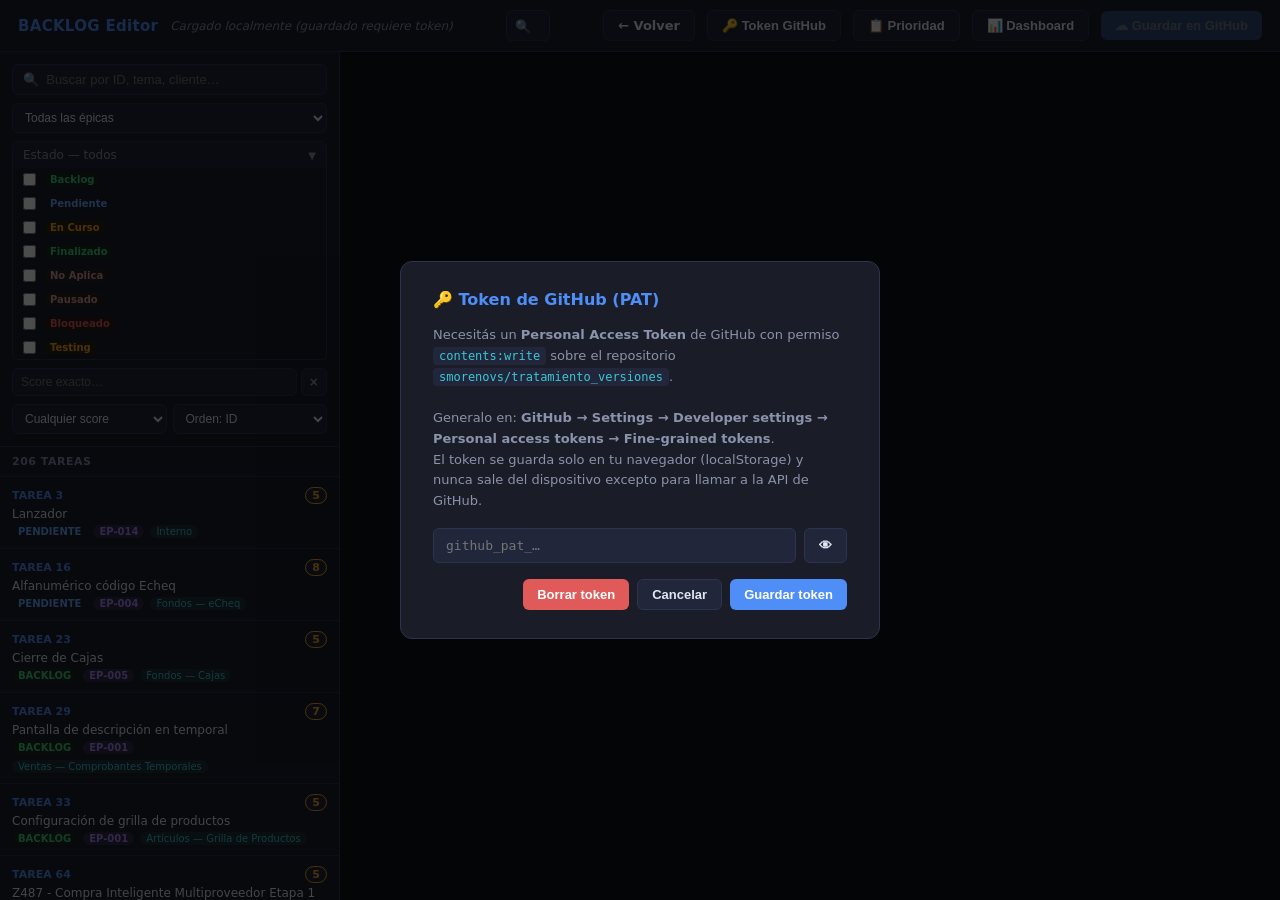
<file: backlog.html>
<!DOCTYPE html>
<html lang="es">
<head>
<meta charset="UTF-8">
<meta name="viewport" content="width=device-width, initial-scale=1.0">
<title>BACKLOG Editor — VS Ingeniería</title>
<style>
  :root {
    --bg: #0f1117;
    --bg2: #1a1d27;
    --bg3: #22263a;
    --border: #2e3350;
    --accent: #4f8ef7;
    --accent2: #7c5cbf;
    --text: #e2e6f0;
    --text2: #8b92ab;
    --green: #3ecf8e;
    --yellow: #f5a623;
    --red: #e05a5a;
    --cyan: #3bc7d6;
    --radius: 8px;
    --sidebar-w: 340px;
  }
  * { box-sizing: border-box; margin: 0; padding: 0; }
  body { font-family: 'Segoe UI', system-ui, sans-serif; background: var(--bg); color: var(--text); height: 100vh; display: flex; flex-direction: column; overflow: hidden; }

  /* ── TOPBAR ── */
  #topbar {
    display: flex; align-items: center; gap: 12px;
    padding: 10px 18px; background: var(--bg2); border-bottom: 1px solid var(--border);
    flex-shrink: 0;
  }
  #topbar h1 { font-size: 15px; font-weight: 700; color: var(--accent); letter-spacing: .3px; }
  #topbar .sep { flex: 1; }
  #sync-status { font-size: 12px; color: var(--text2); font-style: italic; }
  #dirty-badge { display: none; background: var(--yellow); color: #000; font-size: 11px; font-weight: 700; padding: 2px 7px; border-radius: 10px; }
  button { cursor: pointer; border: none; border-radius: 6px; font-size: 13px; font-weight: 600; padding: 7px 14px; transition: opacity .15s; }
  button:hover { opacity: .85; }
  .btn-secondary { background: var(--bg3); color: var(--text); border: 1px solid var(--border); }
  .btn-save  { background: var(--accent); color: #fff; }
  .btn-save:disabled { opacity: .4; cursor: default; }
  .btn-danger { background: var(--red); color: #fff; }
  a.btn-back { text-decoration: none; background: var(--bg3); color: var(--text); border: 1px solid var(--border); border-radius: 6px; font-size: 13px; font-weight: 600; padding: 7px 14px; }
  a.btn-back:hover { opacity: .85; }

  /* ── BODY ── */
  #body { display: flex; flex: 1; overflow: hidden; }

  /* ── SIDEBAR ── */
  #sidebar {
    width: var(--sidebar-w); min-width: var(--sidebar-w);
    background: var(--bg2); border-right: 1px solid var(--border);
    display: flex; flex-direction: column; overflow: hidden;
  }
  #filters { padding: 12px; display: flex; flex-direction: column; gap: 8px; border-bottom: 1px solid var(--border); }
  #search {
    background: var(--bg3); border: 1px solid var(--border); color: var(--text);
    border-radius: 6px; padding: 7px 10px; font-size: 13px; width: 100%;
  }
  #search:focus { outline: none; border-color: var(--accent); }
  .filter-row { display: flex; gap: 6px; }
  select {
    flex: 1; background: var(--bg3); border: 1px solid var(--border);
    color: var(--text); border-radius: 6px; padding: 6px 8px; font-size: 12px;
  }
  select:focus { outline: none; border-color: var(--accent); }
  #list-header {
    padding: 8px 12px; font-size: 11px; color: var(--text2); font-weight: 600;
    text-transform: uppercase; letter-spacing: .5px; border-bottom: 1px solid var(--border);
    display: flex; justify-content: space-between;
  }
  #task-list { flex: 1; overflow-y: auto; }
  .task-item {
    padding: 10px 12px; border-bottom: 1px solid var(--border);
    cursor: pointer; transition: background .1s;
  }
  .task-item:hover { background: var(--bg3); }
  .task-item.active { background: rgba(79,142,247,.12); border-left: 3px solid var(--accent); }
  .task-item .ti-top { display: flex; align-items: center; gap: 6px; margin-bottom: 3px; }
  .task-item .ti-id { font-size: 11px; font-weight: 700; color: var(--accent); }
  .task-item .ti-score {
    margin-left: auto; font-size: 11px; font-weight: 700;
    background: var(--bg3); border: 1px solid var(--border);
    padding: 1px 6px; border-radius: 10px; color: var(--yellow);
  }
  .task-item .ti-score.has-score { border-color: var(--yellow); }
  .task-item .ti-tema { font-size: 12px; color: var(--text); overflow: hidden; display: -webkit-box; -webkit-line-clamp: 2; -webkit-box-orient: vertical; }
  .task-item .ti-meta { display: flex; gap: 6px; margin-top: 4px; flex-wrap: wrap; }
  .badge { font-size: 10px; font-weight: 600; padding: 1px 6px; border-radius: 10px; }
  .badge-estado-1 { background: #1a2a1a; color: var(--green); }
  .badge-estado-2 { background: #1a1f2a; color: #6aa8ff; }
  .badge-estado-3 { background: #2a2010; color: var(--yellow); }
  .badge-estado-6 { background: #2a1e1e; color: #d4a0a0; }
  .badge-estado-7 { background: #2a1a1a; color: var(--red); }
  .badge-epica { background: rgba(124,92,191,.2); color: #a886f7; }
  .badge-modulo { background: rgba(59,199,214,.1); color: var(--cyan); font-weight: 500; }

  /* ── FILTRO ESTADOS (checkboxes) ── */
  .estado-filter { border: 1px solid var(--border); border-radius: 6px; overflow: hidden; }
  .estado-filter-header {
    display: flex; align-items: center; justify-content: space-between;
    padding: 6px 10px; background: var(--bg3); cursor: pointer; user-select: none;
    font-size: 12px; color: var(--text2);
  }
  .estado-filter-header:hover { color: var(--text); }
  .estado-filter-header .ef-chevron { font-size: 10px; transition: transform .2s; }
  .estado-filter-header.collapsed .ef-chevron { transform: rotate(-90deg); }
  .estado-filter-body { display: flex; flex-direction: column; gap: 1px; }
  .estado-filter-body.hidden { display: none; }
  .estado-cb-row {
    display: flex; align-items: center; gap: 8px;
    padding: 5px 10px; cursor: pointer;
    transition: background .1s;
  }
  .estado-cb-row:hover { background: var(--bg3); }
  .estado-cb-row input[type=checkbox] { accent-color: var(--accent); width: 13px; height: 13px; cursor: pointer; flex-shrink: 0; }
  .estado-cb-row .badge { pointer-events: none; }

  /* ── MAIN ── */
  #main { flex: 1; overflow-y: auto; padding: 24px; display: flex; flex-direction: column; }
  #empty-state { flex: 1; display: flex; flex-direction: column; align-items: center; justify-content: center; color: var(--text2); gap: 10px; }
  #empty-state .big { font-size: 40px; }
  #loading-state { flex: 1; display: none; flex-direction: column; align-items: center; justify-content: center; color: var(--text2); gap: 10px; }
  .spinner { width: 32px; height: 32px; border: 3px solid var(--border); border-top-color: var(--accent); border-radius: 50%; animation: spin .8s linear infinite; }
  @keyframes spin { to { transform: rotate(360deg); } }

  #editor { display: none; }
  .section { background: var(--bg2); border: 1px solid var(--border); border-radius: var(--radius); margin-bottom: 16px; overflow: hidden; }
  .section-header {
    padding: 12px 16px; background: var(--bg3); cursor: pointer;
    display: flex; align-items: center; gap: 8px; user-select: none;
    border-bottom: 1px solid var(--border);
  }
  .section-header h3 { font-size: 13px; font-weight: 700; text-transform: uppercase; letter-spacing: .5px; }
  .section-header .chevron { margin-left: auto; font-size: 12px; color: var(--text2); transition: transform .2s; }
  .section-header.collapsed .chevron { transform: rotate(-90deg); }
  .section-body { padding: 16px; display: grid; gap: 12px; }
  .section-body.hidden { display: none; }

  .field { display: flex; flex-direction: column; gap: 4px; }
  .field label { font-size: 11px; font-weight: 700; text-transform: uppercase; letter-spacing: .5px; color: var(--text2); }
  .field input, .field textarea, .field select {
    background: var(--bg3); border: 1px solid var(--border);
    color: var(--text); border-radius: 6px; padding: 8px 10px; font-size: 13px;
    font-family: inherit; transition: border-color .15s;
  }
  .field input:focus, .field textarea:focus, .field select:focus { outline: none; border-color: var(--accent); }
  .field textarea { resize: vertical; min-height: 70px; line-height: 1.5; }
  .field .readonly { opacity: .55; cursor: default; }
  .grid-2 { grid-template-columns: 1fr 1fr; }
  .grid-3 { grid-template-columns: 1fr 1fr 1fr; }
  .col-span-2 { grid-column: span 2; }
  .col-span-3 { grid-column: span 3; }

  .criterio-list { display: flex; flex-direction: column; gap: 6px; }
  .criterio-row { display: flex; gap: 6px; align-items: flex-start; }
  .criterio-row span { color: var(--text2); font-size: 13px; line-height: 34px; }
  .criterio-row input { flex: 1; }
  .btn-icon { background: none; border: 1px solid var(--border); color: var(--text2); padding: 4px 8px; font-size: 14px; border-radius: 4px; }
  .btn-icon:hover { background: var(--bg3); color: var(--text); }
  .btn-add-ca { background: none; border: 1px dashed var(--border); color: var(--text2); font-size: 12px; padding: 6px; width: 100%; border-radius: 6px; margin-top: 4px; }
  .btn-add-ca:hover { border-color: var(--accent); color: var(--accent); }

  .scoring-grid { display: grid; grid-template-columns: 1fr 1fr 1fr 1fr 1fr; gap: 12px; }
  .score-field { display: flex; flex-direction: column; gap: 6px; align-items: center; text-align: center; }
  .score-field label { font-size: 11px; font-weight: 700; text-transform: uppercase; letter-spacing: .5px; color: var(--text2); }
  .score-field input {
    width: 100%; text-align: center; font-size: 20px; font-weight: 700;
    background: var(--bg3); border: 1px solid var(--border);
    color: var(--text); border-radius: 8px; padding: 12px 8px;
  }
  .score-field input:focus { outline: none; border-color: var(--accent); }
  .score-field.total input {
    background: rgba(245,166,35,.08); border-color: var(--yellow);
    color: var(--yellow); cursor: default; font-size: 24px; pointer-events: none;
  }
  .score-hint { font-size: 10px; color: var(--text2); }

  /* ── MODAL PAT ── */
  #pat-overlay {
    display: none; position: fixed; inset: 0; background: rgba(0,0,0,.7);
    z-index: 100; align-items: center; justify-content: center;
  }
  #pat-overlay.open { display: flex; }
  #pat-modal {
    background: var(--bg2); border: 1px solid var(--border); border-radius: 12px;
    padding: 28px 32px; width: 480px; max-width: 95vw; display: flex; flex-direction: column; gap: 16px;
  }
  #pat-modal h2 { font-size: 16px; font-weight: 700; color: var(--accent); }
  #pat-modal p { font-size: 13px; color: var(--text2); line-height: 1.6; }
  #pat-modal code { background: var(--bg3); padding: 2px 6px; border-radius: 4px; font-size: 12px; color: var(--cyan); }
  #pat-modal .pat-input-row { display: flex; gap: 8px; }
  #pat-input {
    flex: 1; background: var(--bg3); border: 1px solid var(--border); color: var(--text);
    border-radius: 6px; padding: 9px 12px; font-size: 13px; font-family: monospace;
  }
  #pat-input:focus { outline: none; border-color: var(--accent); }
  #pat-modal .pat-actions { display: flex; gap: 8px; justify-content: flex-end; }
  #pat-error { font-size: 12px; color: var(--red); display: none; }

  /* ── DASHBOARD ── */
  #dashboard { display: none; overflow-y: auto; padding: 24px; flex: 1; }
  .dash-grid { display: grid; grid-template-columns: 1fr 1fr; gap: 16px; }
  .dash-full { grid-column: span 2; }
  .dash-card { background: var(--bg2); border: 1px solid var(--border); border-radius: var(--radius); padding: 18px 20px; }
  .dash-card-title {
    font-size: 11px; font-weight: 700; text-transform: uppercase; letter-spacing: .6px;
    color: var(--text2); margin-bottom: 14px;
  }
  /* Epica × estado */
  .dep-row { display: flex; align-items: center; gap: 8px; margin-bottom: 7px; font-size: 12px; }
  .dep-label { width: 130px; flex-shrink: 0; color: var(--text2); white-space: nowrap; overflow: hidden; text-overflow: ellipsis; }
  .dep-track { flex: 1; height: 10px; background: var(--bg3); border-radius: 5px; overflow: hidden; display: flex; }
  .dep-seg { height: 100%; }
  .dep-total { width: 28px; text-align: right; color: var(--text2); font-size: 11px; flex-shrink: 0; }
  .dep-score-wrap { display: flex; align-items: center; gap: 4px; flex-shrink: 0; }
  .dep-score-track { width: 40px; height: 6px; background: var(--bg3); border-radius: 3px; overflow: hidden; }
  .dep-score-fill { height: 100%; background: var(--yellow); border-radius: 3px; }
  .dep-score-lbl { font-size: 10px; color: var(--yellow); width: 32px; text-align: right; }
  .dep-seg-1 { background: var(--green); }
  .dep-seg-2 { background: #6aa8ff; }
  .dep-seg-3 { background: var(--yellow); }
  .dep-seg-4 { background: #50c878; }
  .dep-seg-5 { background: #888; }
  .dep-seg-6 { background: #d4a0a0; }
  .dep-seg-7 { background: var(--red); }
  .dep-seg-8 { background: var(--cyan); }
  /* Score vs Sin Score */
  .dash-score-pair { display: flex; gap: 24px; margin-bottom: 14px; }
  .dash-big-block { display: flex; flex-direction: column; align-items: center; gap: 2px; flex: 1; }
  .dash-big { font-size: 36px; font-weight: 700; }
  .dash-big.scored { color: var(--yellow); }
  .dash-big.unscored { color: var(--text2); }
  .dash-big-label { font-size: 11px; color: var(--text2); text-transform: uppercase; letter-spacing: .4px; }
  .dash-prop-track { height: 8px; background: var(--bg3); border-radius: 4px; overflow: hidden; }
  .dash-prop-fill { height: 100%; background: var(--yellow); border-radius: 4px; }
  /* Distribución */
  .dist-row { display: flex; align-items: center; gap: 8px; margin-bottom: 5px; font-size: 12px; cursor: pointer; padding: 2px 4px; border-radius: 4px; transition: background .1s; }
  .dist-row:hover { background: rgba(79,142,247,.1); }
  .dist-row.active-filter { background: rgba(79,142,247,.18); outline: 1px solid var(--accent); }
  .dist-key { width: 28px; text-align: right; color: var(--accent); font-weight: 700; flex-shrink: 0; }
  .dist-track { flex: 1; height: 14px; background: var(--bg3); border-radius: 3px; overflow: hidden; }
  .dist-fill { height: 100%; background: var(--accent); border-radius: 3px; opacity: .8; }
  .dist-count { width: 28px; color: var(--text2); font-size: 11px; flex-shrink: 0; }
  /* Score exacto en sidebar */
  .score-exact-row { display: flex; gap: 4px; }
  .score-exact-row input { flex: 1; background: var(--bg3); border: 1px solid var(--border); color: var(--text); border-radius: 6px; padding: 6px 8px; font-size: 12px; }
  .score-exact-row input:focus { outline: none; border-color: var(--accent); }
  .score-exact-row input.active { border-color: var(--accent); background: rgba(79,142,247,.08); }
  .btn-clear-score { background: var(--bg3); border: 1px solid var(--border); color: var(--text2); border-radius: 6px; padding: 0 8px; font-size: 14px; cursor: pointer; }
  .btn-clear-score:hover { color: var(--text); border-color: var(--text2); }
  /* Criterios */
  .crit-row { display: flex; align-items: center; gap: 10px; margin-bottom: 10px; font-size: 12px; }
  .crit-label { width: 100px; flex-shrink: 0; color: var(--text); font-weight: 600; }
  .crit-filled { width: 60px; flex-shrink: 0; font-size: 11px; color: var(--text2); }
  .crit-track { flex: 1; height: 8px; background: var(--bg3); border-radius: 4px; overflow: hidden; }
  .crit-fill { height: 100%; background: var(--accent2); border-radius: 4px; }
  .crit-avg { width: 36px; text-align: right; font-weight: 700; color: var(--accent2); font-size: 13px; flex-shrink: 0; }
  .dash-legend { display: flex; flex-wrap: wrap; gap: 8px; margin-bottom: 12px; }
  .dash-legend-item { display: flex; align-items: center; gap: 4px; font-size: 10px; color: var(--text2); }
  .dash-legend-dot { width: 8px; height: 8px; border-radius: 50%; flex-shrink: 0; }

  /* ── VISTA PRIORIDAD ── */
  #prioridad-view { display: none; overflow-y: auto; padding: 24px; flex: 1; }
  .prio-sort-bar { display: flex; align-items: center; gap: 6px; margin-bottom: 16px; flex-wrap: wrap; }
  .prio-sort-bar span { font-size: 11px; color: var(--text2); font-weight: 600; text-transform: uppercase; letter-spacing: .5px; margin-right: 4px; }
  .prio-sort-btn { background: var(--bg3); border: 1px solid var(--border); color: var(--text2); border-radius: 20px; padding: 4px 12px; font-size: 12px; font-weight: 600; cursor: pointer; transition: all .15s; }
  .prio-sort-btn:hover { border-color: var(--accent); color: var(--text); }
  .prio-sort-btn.active { background: rgba(79,142,247,.15); border-color: var(--accent); color: var(--accent); }
  .prio-table { width: 100%; border-collapse: collapse; font-size: 13px; }
  .prio-table th { text-align: left; padding: 8px 12px; font-size: 11px; font-weight: 700; text-transform: uppercase; letter-spacing: .5px; color: var(--text2); border-bottom: 2px solid var(--border); }
  .prio-table td { padding: 9px 12px; border-bottom: 1px solid var(--border); vertical-align: middle; }
  .prio-table tr:hover td { background: var(--bg3); cursor: pointer; }
  .prio-num { font-size: 14px; font-weight: 700; color: var(--accent); text-align: center; }
  .prio-score { font-size: 14px; font-weight: 700; color: var(--yellow); }
  .prio-null { color: var(--text2); text-align: center; }
  .prio-tema { max-width: 280px; overflow: hidden; text-overflow: ellipsis; white-space: nowrap; }
  .prio-sep td { background: rgba(79,142,247,.05); font-size: 11px; color: var(--text2); font-style: italic; padding: 5px 12px; }
  .prio-edit-cell { padding: 4px 6px !important; text-align: center; }
  .prio-inline-input {
    width: 52px; background: transparent; border: 1px solid transparent;
    color: var(--accent); font-weight: 700; font-size: 14px;
    text-align: center; border-radius: 4px; padding: 3px 4px;
    cursor: pointer; font-family: inherit;
    -moz-appearance: textfield;
    appearance: textfield;
  }
  .prio-inline-input::-webkit-outer-spin-button,
  .prio-inline-input::-webkit-inner-spin-button { -webkit-appearance: none; }
  .prio-inline-input:hover { border-color: var(--border); background: var(--bg3); }
  .prio-inline-input:focus { outline: none; border-color: var(--accent); background: var(--bg3); cursor: text; }
  .prio-inline-input::placeholder { color: var(--text2); font-weight: 400; font-size: 12px; }
  /* Inputs prioridad en el formulario */
  .prio-pair { display: flex; gap: 6px; }
  .prio-pair .field { flex: 1; }

  /* ── GLOBAL SEARCH ── */
  #global-search-wrap { position: relative; flex: 1; max-width: 380px; }
  #global-search {
    width: 100%; background: var(--bg3); border: 1px solid var(--border);
    color: var(--text); border-radius: 6px; padding: 7px 12px 7px 30px;
    font-size: 13px;
  }
  #global-search::placeholder { color: var(--text2); }
  #global-search:focus { outline: none; border-color: var(--accent); }
  .gs-icon {
    position: absolute; left: 9px; top: 50%; transform: translateY(-50%);
    font-size: 13px; pointer-events: none; color: var(--text2);
  }
  #global-search-dropdown {
    display: none; position: absolute; top: calc(100% + 6px); left: 0;
    width: max(100%, 520px); background: var(--bg2); border: 1px solid var(--border);
    border-radius: 8px; box-shadow: 0 8px 32px rgba(0,0,0,.55); z-index: 999;
    max-height: 400px; overflow-y: auto;
  }
  #global-search-dropdown.open { display: block; }
  .gsd-table { width: 100%; border-collapse: collapse; }
  .gsd-table th {
    padding: 7px 10px; font-size: 10px; font-weight: 700; color: var(--text2);
    text-transform: uppercase; letter-spacing: .5px;
    border-bottom: 1px solid var(--border); background: var(--bg3); text-align: left;
    position: sticky; top: 0;
  }
  .gsd-table td { padding: 8px 10px; font-size: 12px; border-bottom: 1px solid var(--border); }
  .gsd-table tr:last-child td { border-bottom: none; }
  .gsd-table tbody tr { cursor: pointer; transition: background .1s; }
  .gsd-table tbody tr:hover { background: rgba(79,142,247,.08); }
  .gsd-id { color: var(--accent); font-weight: 700; white-space: nowrap; }
  .gsd-tema { max-width: 240px; overflow: hidden; text-overflow: ellipsis; white-space: nowrap; }
  .gsd-count {
    padding: 6px 10px; font-size: 11px; color: var(--text2);
    border-top: 1px solid var(--border); background: var(--bg3);
    border-radius: 0 0 8px 8px;
  }
  mark.gsd-hl { background: rgba(79,142,247,.35); color: inherit; border-radius: 2px; }

  /* ── TOAST ── */
  #toast {
    position: fixed; bottom: 24px; right: 24px; z-index: 200;
    background: var(--bg2); border: 1px solid var(--border); border-radius: 8px;
    padding: 12px 18px; font-size: 13px; font-weight: 600;
    transform: translateY(80px); opacity: 0; transition: all .3s;
    pointer-events: none;
  }
  #toast.show { transform: translateY(0); opacity: 1; }
  #toast.success { border-color: var(--green); color: var(--green); }
  #toast.error   { border-color: var(--red);   color: var(--red);   }

  ::-webkit-scrollbar { width: 6px; }
  ::-webkit-scrollbar-track { background: transparent; }
  ::-webkit-scrollbar-thumb { background: var(--border); border-radius: 3px; }
  ::-webkit-scrollbar-thumb:hover { background: #4a5070; }
</style>
</head>
<body>

<!-- TOP BAR -->
<div id="topbar">
  <h1>BACKLOG Editor</h1>
  <span id="sync-status">Cargando…</span>
  <span id="dirty-badge">● Sin guardar</span>
  <span class="sep"></span>
  <div id="global-search-wrap">
    <span class="gs-icon">🔍</span>
    <input id="global-search" type="text" placeholder="Buscar tarea…"
           oninput="onGlobalSearch()" onkeydown="onGlobalSearchKey(event)" autocomplete="off">
    <div id="global-search-dropdown"></div>
  </div>
  <span class="sep"></span>
  <a href="index.html" class="btn-back">← Volver</a>
  <button class="btn-secondary" onclick="openPatModal()">🔑 Token GitHub</button>
  <button class="btn-secondary" id="btn-prio" onclick="togglePrioridad()" disabled>📋 Prioridad</button>
  <button class="btn-secondary" id="btn-dash" onclick="toggleDashboard()" disabled>📊 Dashboard</button>
  <button class="btn-save" id="btn-save" onclick="saveToGitHub()" disabled>☁ Guardar en GitHub</button>
</div>

<!-- BODY -->
<div id="body">

  <!-- SIDEBAR -->
  <div id="sidebar">
    <div id="filters">
      <input id="search" type="text" placeholder="🔍  Buscar por ID, tema, cliente…" oninput="renderList()" autocomplete="off">
      <div class="filter-row">
        <select id="f-epica" onchange="renderList()">
          <option value="">Todas las épicas</option>
        </select>
      </div>
      <div class="estado-filter">
        <div class="estado-filter-header" onclick="toggleEstadoFilter(this)">
          <span id="estado-filter-label">Estado — todos</span>
          <span class="ef-chevron">▼</span>
        </div>
        <div class="estado-filter-body">
          <label class="estado-cb-row"><input type="checkbox" value="1_BACKLOG"    onchange="renderList(); updateEstadoLabel()"><span class="badge badge-estado-1">Backlog</span></label>
          <label class="estado-cb-row"><input type="checkbox" value="2_PENDIENTE"  onchange="renderList(); updateEstadoLabel()"><span class="badge badge-estado-2">Pendiente</span></label>
          <label class="estado-cb-row"><input type="checkbox" value="3_EN CURSO"   onchange="renderList(); updateEstadoLabel()"><span class="badge badge-estado-3">En Curso</span></label>
          <label class="estado-cb-row"><input type="checkbox" value="4_FINALIZADO" onchange="renderList(); updateEstadoLabel()"><span class="badge badge-estado-1">Finalizado</span></label>
          <label class="estado-cb-row"><input type="checkbox" value="5_NO APLICA"  onchange="renderList(); updateEstadoLabel()"><span class="badge badge-estado-6">No Aplica</span></label>
          <label class="estado-cb-row"><input type="checkbox" value="6_PAUSADO"    onchange="renderList(); updateEstadoLabel()"><span class="badge badge-estado-6">Pausado</span></label>
          <label class="estado-cb-row"><input type="checkbox" value="7_BLOQUEADO"  onchange="renderList(); updateEstadoLabel()"><span class="badge badge-estado-7">Bloqueado</span></label>
          <label class="estado-cb-row"><input type="checkbox" value="8_TESTING"    onchange="renderList(); updateEstadoLabel()"><span class="badge badge-estado-3">Testing</span></label>
        </div>
      </div>
      <div class="score-exact-row">
        <input id="f-score-exact" type="number" placeholder="Score exacto…" min="0" oninput="renderList(); updateScoreExactStyle()">
        <button class="btn-clear-score" onclick="clearScoreExact()" title="Limpiar filtro">×</button>
      </div>
      <div class="filter-row">
        <select id="f-score-filter" onchange="renderList()">
          <option value="">Cualquier score</option>
          <option value="scored">Con score</option>
          <option value="unscored">Sin score</option>
        </select>
        <select id="f-sort" onchange="renderList()">
          <option value="id">Orden: ID</option>
          <option value="score-desc">Score ↓</option>
          <option value="score-asc">Score ↑</option>
          <option value="epica">Épica</option>
        </select>
      </div>
    </div>
    <div id="list-header">
      <span id="list-count">0 tareas</span>
    </div>
    <div id="task-list"></div>
  </div>

  <!-- MAIN -->
  <div id="main">
    <div id="loading-state" style="display:flex">
      <div class="spinner"></div>
      <div>Cargando BACKLOG…</div>
    </div>

    <div id="empty-state" style="display:none">
      <div class="big">⚠️</div>
      <div id="empty-msg">No se pudo cargar el BACKLOG.</div>
    </div>

    <div id="dashboard"></div>
    <div id="prioridad-view"></div>

    <div id="editor">
      <!-- HEADER DE TAREA -->
      <div class="section">
        <div class="section-header" onclick="toggleSection(this)">
          <h3 id="editor-title">Tarea</h3>
          <span class="badge badge-estado-2" id="badge-estado"></span>
          <span class="badge badge-epica" id="badge-epica"></span>
          <span class="chevron">▼</span>
        </div>
        <div class="section-body grid-2">
          <div class="field col-span-2">
            <label>Tema</label>
            <input type="text" id="f-tema" oninput="markDirty()">
          </div>
          <div class="field">
            <label>Identificador</label>
            <input type="text" id="f-ident" class="readonly" readonly>
          </div>
          <div class="field">
            <label>Cliente</label>
            <input type="text" id="f-cliente" oninput="markDirty()">
          </div>
          <div class="field">
            <label>Tipo</label>
            <select id="f-tipo" onchange="markDirty()">
              <option>Nuevo</option><option>Mejora</option><option>Ajuste</option>
              <option>Revisar</option><option>Investigación</option>
            </select>
          </div>
          <div class="field">
            <label>Estado</label>
            <select id="f-estado-t" onchange="markDirty(); updateBadges()">
              <option value="1_BACKLOG">1_BACKLOG</option>
              <option value="2_PENDIENTE">2_PENDIENTE</option>
              <option value="3_EN CURSO">3_EN CURSO</option>
              <option value="4_FINALIZADO">4_FINALIZADO</option>
              <option value="5_NO APLICA">5_NO APLICA</option>
              <option value="6_PAUSADO">6_PAUSADO</option>
              <option value="7_BLOQUEADO">7_BLOQUEADO</option>
              <option value="8_TESTING">8_TESTING</option>
            </select>
          </div>
          <div class="field">
            <label>Responsable</label>
            <input type="text" id="f-responsable" oninput="markDirty()">
          </div>
          <div class="prio-pair">
            <div class="field">
              <label>Prioridad</label>
              <input type="number" id="f-prioridad" min="1" placeholder="—" oninput="markDirty()">
            </div>
            <div class="field">
              <label>Subprioridad</label>
              <input type="number" id="f-subprioridad" min="1" placeholder="—" oninput="markDirty()">
            </div>
          </div>
          <div class="field col-span-2">
            <label>Detalle</label>
            <textarea id="f-detalle" rows="3" oninput="markDirty()"></textarea>
          </div>
        </div>
      </div>

      <!-- CASO DE USO -->
      <div class="section">
        <div class="section-header" onclick="toggleSection(this)">
          <h3>Historia de Usuario &amp; Caso de Uso</h3>
          <span class="chevron">▼</span>
        </div>
        <div class="section-body">
          <div class="field">
            <label>Historia de Usuario</label>
            <textarea id="f-hu" rows="2" oninput="markDirty()"></textarea>
          </div>
          <div style="display:grid;grid-template-columns:1fr 1fr 1fr;gap:12px">
            <div class="field">
              <label>Módulo</label>
              <input type="text" id="f-modulo" oninput="markDirty()">
            </div>
            <div class="field">
              <label>Épica</label>
              <select id="f-epica-t" onchange="markDirty(); updateBadges()"></select>
            </div>
            <div class="field">
              <label>Complejidad</label>
              <select id="f-complejidad" onchange="markDirty()">
                <option>Baja</option><option>Media</option><option>Alta</option>
              </select>
            </div>
          </div>
          <div class="field">
            <label>Actor</label>
            <input type="text" id="f-actor" oninput="markDirty()">
          </div>
          <div class="field">
            <label>Precondición</label>
            <textarea id="f-pre" rows="2" oninput="markDirty()"></textarea>
          </div>
          <div class="field">
            <label>Flujo Normal</label>
            <textarea id="f-flujo-n" rows="4" oninput="markDirty()"></textarea>
          </div>
          <div class="field">
            <label>Flujo Alternativo</label>
            <textarea id="f-flujo-a" rows="2" oninput="markDirty()"></textarea>
          </div>
          <div class="field">
            <label>Postcondición</label>
            <textarea id="f-post" rows="2" oninput="markDirty()"></textarea>
          </div>
          <div class="field">
            <label>Excepción</label>
            <textarea id="f-excep" rows="2" oninput="markDirty()"></textarea>
          </div>
          <div class="field">
            <label>Criterios de Aceptación</label>
            <div class="criterio-list" id="ca-list"></div>
            <button class="btn-add-ca" onclick="addCriterio()">+ Agregar criterio</button>
          </div>
        </div>
      </div>

      <!-- SCORING -->
      <div class="section">
        <div class="section-header" onclick="toggleSection(this)">
          <h3>Scoring &amp; Priorización</h3>
          <span class="chevron">▼</span>
        </div>
        <div class="section-body">
          <div class="scoring-grid">
            <div class="score-field">
              <label>Impacto</label>
              <input type="number" id="f-impacto" min="0" max="100" placeholder="—">
              <span class="score-hint">¿Qué consecuencia real tiene para el negocio si esta tarea no se resuelve en el próximo sprint?</span>
              <span class="score-hint">Valores posibles: 1 (Bajo), 2 (Medio), 3 (Alto)</span>
            </div>
            <div class="score-field">
              <label>Estado Ejec.</label>
              <input type="number" id="f-estado-ejec" min="0" max="100" placeholder="—">
              <span class="score-hint">¿Puede avanzar en el próximo sprint, o tiene un impedimento?</span>
              <span class="score-hint">Valores posibles: 0 (Pausado), 1 (Bloqueo externo), 2 (Desbloqueable), 3 (Activo)</span>
            </div>
            <div class="score-field">
              <label>Esfuerzo</label>
              <input type="number" id="f-esfuerzo" min="0" max="100" placeholder="—">
              <span class="score-hint">¿Cuánto cuesta hacer la tarea? (inverso de complejidad — los quick wins suben)</span>
              <span class="score-hint">Valores posibles: 1 (Alto), 2 (Medio), 3 (Bajo)</span>
            </div>
            <div class="score-field">
              <label>Presión</label>
              <input type="number" id="f-presion" min="0" max="100" placeholder="—">
              <span class="score-hint">¿Algún cliente preguntó por esta tarea en los últimos 30 días?</span>
              <span class="score-hint">Valores posibles: 0 (No), 1 (Si)</span>
            </div>
            <div class="score-field total">
              <label>Score Total</label>
              <input type="number" id="f-score-total" placeholder="—" tabindex="-1">
              <span class="score-hint">Suma automática</span>
            </div>
          </div>
        </div>
      </div>
    </div><!-- /editor -->
  </div><!-- /main -->
</div><!-- /body -->

<!-- MODAL: GitHub PAT -->
<div id="pat-overlay">
  <div id="pat-modal">
    <h2>🔑 Token de GitHub (PAT)</h2>
    <p>
      Necesitás un <strong>Personal Access Token</strong> de GitHub con permiso
      <code>contents:write</code> sobre el repositorio <code>smorenovs/tratamiento_versiones</code>.<br><br>
      Generalo en: <strong>GitHub → Settings → Developer settings → Personal access tokens → Fine-grained tokens</strong>.<br>
      El token se guarda solo en tu navegador (localStorage) y nunca sale del dispositivo excepto para llamar a la API de GitHub.
    </p>
    <div class="pat-input-row">
      <input id="pat-input" type="password" placeholder="github_pat_…" autocomplete="off">
      <button class="btn-secondary" onclick="togglePatVisibility()">👁</button>
    </div>
    <div id="pat-error">Token inválido o sin permisos suficientes.</div>
    <div class="pat-actions">
      <button class="btn-danger" onclick="clearPat()">Borrar token</button>
      <button class="btn-secondary" onclick="closePatModal()">Cancelar</button>
      <button class="btn-save" onclick="savePat()">Guardar token</button>
    </div>
  </div>
</div>

<!-- TOAST -->
<div id="toast"></div>

<script>
// ── Config GitHub ──────────────────────────────────────────────────────────
const GH_OWNER  = 'smorenovs';
const GH_REPO   = 'tratamiento_versiones';
const GH_PATH   = 'data/BACKLOG.json';
const GH_BRANCH = 'master';
const PAT_KEY   = 'vs_gh_pat';

// ── Estado global ──────────────────────────────────────────────────────────
let backlog    = null;
let fileSha    = null;   // SHA del archivo en GitHub (necesario para hacer PUT)
let isDirty    = false;
let currentId  = null;
let cuMap      = {};
let tarMap     = {};

// ── PAT helpers ────────────────────────────────────────────────────────────
function getPat()       { return localStorage.getItem(PAT_KEY) || ''; }
function hasPat()       { return !!getPat(); }

function openPatModal() {
  document.getElementById('pat-input').value = getPat();
  document.getElementById('pat-error').style.display = 'none';
  document.getElementById('pat-overlay').classList.add('open');
}
function closePatModal() {
  document.getElementById('pat-overlay').classList.remove('open');
}
function togglePatVisibility() {
  const inp = document.getElementById('pat-input');
  inp.type = inp.type === 'password' ? 'text' : 'password';
}
function savePat() {
  const val = document.getElementById('pat-input').value.trim();
  if (!val) return;
  localStorage.setItem(PAT_KEY, val);
  closePatModal();
  toast('Token guardado', 'success');
  document.getElementById('btn-save').disabled = false;
}
function clearPat() {
  localStorage.removeItem(PAT_KEY);
  document.getElementById('pat-input').value = '';
  toast('Token eliminado', 'success');
  closePatModal();
  document.getElementById('btn-save').disabled = true;
}

// ── Carga inicial desde GitHub ─────────────────────────────────────────────
async function loadFromGitHub() {
  const url = `https://api.github.com/repos/${GH_OWNER}/${GH_REPO}/contents/${GH_PATH}?ref=${GH_BRANCH}`;
  const headers = { 'Accept': 'application/vnd.github.v3+json' };
  if (hasPat()) headers['Authorization'] = `Bearer ${getPat()}`;

  try {
    const res = await fetch(url, { headers });
    if (!res.ok) throw new Error(`HTTP ${res.status}`);
    const meta = await res.json();
    fileSha  = meta.sha;
    const byteArray = Uint8Array.from(atob(meta.content.replace(/\n/g, '')), c => c.charCodeAt(0));
    const text = new TextDecoder('utf-8').decode(byteArray);
    backlog  = JSON.parse(text);
    initData();
    document.getElementById('sync-status').textContent = 'Sincronizado con GitHub';
    document.getElementById('btn-save').disabled = !hasPat();
    document.getElementById('btn-dash').disabled = false;
    document.getElementById('btn-prio').disabled = false;
  } catch (e) {
    // Fallback: intentar fetch directo (funciona en GitHub Pages sin PAT para repos públicos)
    try {
      const raw = await fetch(`./data/BACKLOG.json?_=${Date.now()}`);
      if (!raw.ok) throw new Error('fallback failed');
      backlog = await raw.json();
      fileSha = null;
      initData();
      document.getElementById('sync-status').textContent = 'Cargado localmente (guardado requiere token)';
      document.getElementById('btn-save').disabled = !hasPat();
      document.getElementById('btn-dash').disabled = false;
      document.getElementById('btn-prio').disabled = false;
    } catch (e2) {
      document.getElementById('loading-state').style.display = 'none';
      document.getElementById('empty-state').style.display = 'flex';
      document.getElementById('empty-msg').textContent = 'No se pudo cargar el BACKLOG. Verificá la conexión o el token.';
    }
  }
}

// ── Guardar en GitHub via API ──────────────────────────────────────────────
async function saveToGitHub() {
  if (!backlog || !hasPat()) {
    openPatModal();
    return;
  }
  if (currentId) saveCurrentToMemory();

  const btn = document.getElementById('btn-save');
  btn.disabled = true;
  btn.textContent = '⏳ Guardando…';

  try {
    // Si no tenemos SHA, obtenerlo primero
    if (!fileSha) {
      const metaRes = await fetch(
        `https://api.github.com/repos/${GH_OWNER}/${GH_REPO}/contents/${GH_PATH}?ref=${GH_BRANCH}`,
        { headers: { 'Authorization': `Bearer ${getPat()}`, 'Accept': 'application/vnd.github.v3+json' } }
      );
      if (metaRes.ok) fileSha = (await metaRes.json()).sha;
    }

    const content = btoa(unescape(encodeURIComponent(JSON.stringify(backlog, null, 2))));
    const body = {
      message: `backlog: actualización desde editor web — ${new Date().toLocaleString('es-AR')}`,
      content,
      branch: GH_BRANCH,
      ...(fileSha ? { sha: fileSha } : {})
    };

    const res = await fetch(
      `https://api.github.com/repos/${GH_OWNER}/${GH_REPO}/contents/${GH_PATH}`,
      {
        method: 'PUT',
        headers: {
          'Authorization': `Bearer ${getPat()}`,
          'Accept': 'application/vnd.github.v3+json',
          'Content-Type': 'application/json'
        },
        body: JSON.stringify(body)
      }
    );

    if (!res.ok) {
      const err = await res.json().catch(() => ({}));
      throw new Error(err.message || `HTTP ${res.status}`);
    }

    const data = await res.json();
    fileSha = data.content.sha;
    isDirty = false;
    updateDirtyBadge();
    document.getElementById('sync-status').textContent = 'Guardado en GitHub ✓';
    toast('Cambios guardados en GitHub', 'success');
    renderList();
  } catch (e) {
    console.error(e);
    toast('Error al guardar: ' + e.message, 'error');
    if (e.message.includes('401') || e.message.includes('403') || e.message.includes('Bad credentials')) {
      document.getElementById('pat-error').style.display = 'block';
      openPatModal();
    }
  } finally {
    btn.disabled = false;
    btn.textContent = '☁ Guardar en GitHub';
  }
}

// ── Inicialización ─────────────────────────────────────────────────────────
function initData() {
  cuMap = {}; tarMap = {};
  for (const cu of backlog.CASOS_USO) cuMap[cu.identificador] = cu;
  for (const t  of backlog.TAREAS)    tarMap[t.identificador]  = t;

  const sel = document.getElementById('f-epica');
  sel.innerHTML = '<option value="">Todas las épicas</option>';
  for (const ep of backlog.EPICAS) {
    const o = document.createElement('option');
    o.value = ep.id_epica;
    o.textContent = ep.id_epica + ' — ' + ep.epica;
    sel.appendChild(o);
  }

  const selEp = document.getElementById('f-epica-t');
  selEp.innerHTML = '';
  for (const ep of backlog.EPICAS) {
    const o = document.createElement('option');
    o.value = ep.id_epica;
    o.textContent = ep.id_epica + ' — ' + ep.epica;
    selEp.appendChild(o);
  }

  document.getElementById('loading-state').style.display = 'none';
  renderList();
}

// ── Lista de tareas ────────────────────────────────────────────────────────
function applyScoreFilter(score) {
  document.getElementById('f-score-exact').value = score;
  document.getElementById('f-score-filter').value = '';
  updateScoreExactStyle();
  renderList();
  if (dashActive) toggleDashboard();
  document.getElementById('task-list').scrollTop = 0;
}

function clearScoreExact() {
  document.getElementById('f-score-exact').value = '';
  updateScoreExactStyle();
  renderList();
}

function updateScoreExactStyle() {
  const inp = document.getElementById('f-score-exact');
  inp.classList.toggle('active', inp.value !== '');
}

function getEstadosSeleccionados() {
  return [...document.querySelectorAll('.estado-filter-body input:checked')].map(cb => cb.value);
}

function updateEstadoLabel() {
  const sel = getEstadosSeleccionados();
  document.getElementById('estado-filter-label').textContent =
    sel.length === 0 ? 'Estado — todos' : `Estado — ${sel.length} seleccionado${sel.length > 1 ? 's' : ''}`;
}

function toggleEstadoFilter(header) {
  header.classList.toggle('collapsed');
  header.nextElementSibling.classList.toggle('hidden');
}

function renderList() {
  if (!backlog) return;
  const q     = document.getElementById('search').value.toLowerCase();
  const fEp   = document.getElementById('f-epica').value;
  const fEst  = getEstadosSeleccionados();
  const fSc      = document.getElementById('f-score-filter').value;
  const fScExact = document.getElementById('f-score-exact').value;
  const fSort    = document.getElementById('f-sort').value;

  let items = backlog.TAREAS.map(t => ({ t, cu: cuMap[t.identificador] }));

  if (q) items = items.filter(({ t }) =>
    t.identificador.toLowerCase().includes(q) ||
    t.tema.toLowerCase().includes(q) ||
    (t.cliente || '').toLowerCase().includes(q)
  );
  if (fEp)  items = items.filter(({ cu }) => cu?.tags?.epica_id === fEp);
  if (fEst.length) items = items.filter(({ t }) => fEst.includes(t.estado));
  if (fScExact !== '') {
    const exact = Number(fScExact);
    items = items.filter(({ cu }) => cu?.score === exact);
  } else {
    if (fSc === 'scored')   items = items.filter(({ cu }) => cu?.score != null);
    if (fSc === 'unscored') items = items.filter(({ cu }) => cu?.score == null);
  }

  const numId = id => parseInt(id.replace(/\D/g,'')) || 0;
  if (fSort === 'id')         items.sort((a,b) => numId(a.t.identificador) - numId(b.t.identificador));
  if (fSort === 'score-desc') items.sort((a,b) => (b.cu?.score ?? -1) - (a.cu?.score ?? -1));
  if (fSort === 'score-asc')  items.sort((a,b) => (a.cu?.score ?? 999) - (b.cu?.score ?? 999));
  if (fSort === 'epica')      items.sort((a,b) => (a.cu?.tags?.epica_id || '').localeCompare(b.cu?.tags?.epica_id || ''));

  document.getElementById('list-count').textContent = items.length + ' tareas';

  const container = document.getElementById('task-list');
  container.innerHTML = '';
  for (const { t, cu } of items) {
    const score = cu?.score;
    const div = document.createElement('div');
    div.className = 'task-item' + (t.identificador === currentId ? ' active' : '');
    div.dataset.id = t.identificador;
    div.onclick = () => selectTask(t.identificador);
    div.innerHTML = `
      <div class="ti-top">
        <span class="ti-id">${t.identificador}</span>
        <span class="ti-score ${score != null ? 'has-score' : ''}">${score != null ? score : '—'}</span>
      </div>
      <div class="ti-tema">${escHtml(t.tema)}</div>
      <div class="ti-meta">
        <span class="badge ${badgeEstadoClass(t.estado)}">${estadoLabel(t.estado)}</span>
        ${cu?.tags?.epica_id ? `<span class="badge badge-epica">${cu.tags.epica_id}</span>` : ''}
        ${cu?.tags?.modulo ? `<span class="badge badge-modulo">${escHtml(cu.tags.modulo)}</span>` : ''}
      </div>`;
    container.appendChild(div);
  }
}

function badgeEstadoClass(e) {
  const m = { '1_BACKLOG':'badge-estado-1','2_PENDIENTE':'badge-estado-2',
              '3_EN CURSO':'badge-estado-3','6_PAUSADO':'badge-estado-6','7_BLOQUEADO':'badge-estado-7' };
  return m[e] || 'badge-estado-2';
}
function estadoLabel(e) { return e.replace(/^\d_/,''); }

// ── Selección de tarea ─────────────────────────────────────────────────────
function selectTask(id) {
  if (currentId && isDirty) saveCurrentToMemory();
  currentId = id;

  document.querySelectorAll('.task-item').forEach(el => {
    el.classList.toggle('active', el.dataset.id === id);
  });

  const t  = tarMap[id];
  const cu = cuMap[id] || {};

  document.getElementById('f-ident').value          = t.identificador;
  document.getElementById('f-tema').value           = t.tema;
  document.getElementById('f-cliente').value        = t.cliente;
  document.getElementById('f-tipo').value           = t.tipo;
  document.getElementById('f-estado-t').value       = t.estado;
  document.getElementById('f-responsable').value    = t.responsable;
  document.getElementById('f-detalle').value        = t.detalle;
  document.getElementById('f-prioridad').value      = t.prioridad    ?? '';
  document.getElementById('f-subprioridad').value   = t.subprioridad ?? '';

  document.getElementById('f-hu').value          = cu.historia_usuario || '';
  document.getElementById('f-modulo').value      = cu.tags?.modulo || '';
  document.getElementById('f-epica-t').value     = cu.tags?.epica_id || '';
  document.getElementById('f-complejidad').value = cu.complejidad_estimada || 'Media';
  document.getElementById('f-actor').value       = cu.actor || '';
  document.getElementById('f-pre').value         = cu.precondicion || '';
  document.getElementById('f-flujo-n').value     = cu.flujo_normal || '';
  document.getElementById('f-flujo-a').value     = cu.flujo_alternativo || '';
  document.getElementById('f-post').value        = cu.postcondicion || '';
  document.getElementById('f-excep').value       = cu.excepcion || '';

  renderCriterios(cu.criterios_aceptacion || []);

  document.getElementById('f-impacto').value     = cu.impacto     ?? '';
  document.getElementById('f-esfuerzo').value    = cu.esfuerzo    ?? '';
  document.getElementById('f-presion').value     = cu.presion     ?? '';
  document.getElementById('f-estado-ejec').value = cu.estado_ejec ?? '';

  updateBadges();
  recalcScore();
  document.getElementById('editor').style.display = 'block';
  document.getElementById('editor-title').textContent = t.identificador;
  document.getElementById('main').scrollTop = 0;
}

function renderCriterios(list) {
  const container = document.getElementById('ca-list');
  container.innerHTML = '';
  list.forEach((c, i) => addCriterioRow(c, i));
}

function addCriterioRow(text) {
  const container = document.getElementById('ca-list');
  const row = document.createElement('div');
  row.className = 'criterio-row';
  const n = container.children.length + 1;
  row.innerHTML = `
    <span>${n}.</span>
    <input type="text" value="${escHtml(text)}" oninput="markDirty()">
    <button class="btn-icon" onclick="removeCriterio(this)" title="Eliminar">✕</button>`;
  container.appendChild(row);
}

function addCriterio() {
  addCriterioRow('');
  markDirty();
  const inputs = document.querySelectorAll('#ca-list input');
  inputs[inputs.length - 1].focus();
}

function removeCriterio(btn) {
  btn.parentElement.remove();
  document.querySelectorAll('#ca-list .criterio-row').forEach((row, i) => {
    row.querySelector('span').textContent = (i + 1) + '.';
  });
  markDirty();
}

function escHtml(s) {
  return String(s).replace(/&/g,'&amp;').replace(/"/g,'&quot;').replace(/</g,'&lt;');
}

// ── Guardar en memoria ─────────────────────────────────────────────────────
function saveCurrentToMemory() {
  if (!currentId) return;
  const t  = tarMap[currentId];
  const cu = cuMap[currentId];
  if (!t || !cu) return;

  t.tema        = document.getElementById('f-tema').value;
  t.cliente     = document.getElementById('f-cliente').value;
  t.tipo        = document.getElementById('f-tipo').value;
  t.estado      = document.getElementById('f-estado-t').value;
  t.responsable = document.getElementById('f-responsable').value;
  t.detalle     = document.getElementById('f-detalle').value;
  t.prioridad    = parseScore(document.getElementById('f-prioridad').value);
  t.subprioridad = parseScore(document.getElementById('f-subprioridad').value);

  cu.historia_usuario     = document.getElementById('f-hu').value;
  cu.tags.modulo          = document.getElementById('f-modulo').value;
  cu.tags.epica_id        = document.getElementById('f-epica-t').value;
  cu.complejidad_estimada = document.getElementById('f-complejidad').value;
  cu.actor                = document.getElementById('f-actor').value;
  cu.precondicion         = document.getElementById('f-pre').value;
  cu.flujo_normal         = document.getElementById('f-flujo-n').value;
  cu.flujo_alternativo    = document.getElementById('f-flujo-a').value;
  cu.postcondicion        = document.getElementById('f-post').value;
  cu.excepcion            = document.getElementById('f-excep').value;

  cu.criterios_aceptacion = [...document.querySelectorAll('#ca-list input')].map(i => i.value).filter(v => v.trim());

  cu.impacto     = parseScore(document.getElementById('f-impacto').value);
  cu.esfuerzo    = parseScore(document.getElementById('f-esfuerzo').value);
  cu.presion     = parseScore(document.getElementById('f-presion').value);
  cu.estado_ejec = parseScore(document.getElementById('f-estado-ejec').value);
  cu.score       = parseScore(document.getElementById('f-score-total').value);

  const vinc = backlog.VINCULACIONES.find(v => v.identificador === currentId);
  if (vinc) vinc.id_epica = cu.tags.epica_id;
}

function parseScore(val) {
  const n = parseFloat(val);
  return isNaN(n) ? null : n;
}

// ── Score automático ───────────────────────────────────────────────────────
const SCORE_FIELDS = ['f-impacto','f-esfuerzo','f-presion','f-estado-ejec'];

function recalcScore() {
  const vals = SCORE_FIELDS
    .map(id => parseFloat(document.getElementById(id).value))
    .filter(n => !isNaN(n));
  const total = vals.length ? vals.reduce((a, b) => a + b, 0) : null;
  document.getElementById('f-score-total').value = total !== null ? total : '';
}

document.addEventListener('DOMContentLoaded', () => {
  SCORE_FIELDS.forEach(id => {
    document.getElementById(id).addEventListener('input', () => {
      recalcScore();
      markDirty();
    });
  });

  // Cargar datos al arrancar
  loadFromGitHub();
  if (!hasPat()) {
    setTimeout(openPatModal, 800);
  }
});

// ── Badges y estados visuales ─────────────────────────────────────────────
function updateBadges() {
  const est = document.getElementById('f-estado-t').value;
  const ep  = document.getElementById('f-epica-t').value;
  const badgeEst = document.getElementById('badge-estado');
  badgeEst.textContent = estadoLabel(est);
  badgeEst.className = 'badge ' + badgeEstadoClass(est);
  document.getElementById('badge-epica').textContent = ep;
}

// ── Dirty flag ─────────────────────────────────────────────────────────────
function markDirty() { isDirty = true; updateDirtyBadge(); }
function updateDirtyBadge() {
  document.getElementById('dirty-badge').style.display = isDirty ? 'inline' : 'none';
}

// ── Colapsar secciones ────────────────────────────────────────────────────
function toggleSection(header) {
  const body = header.nextElementSibling;
  body.classList.toggle('hidden');
  header.classList.toggle('collapsed');
}

// ── Toast ─────────────────────────────────────────────────────────────────
function toast(msg, type = 'success') {
  const el = document.getElementById('toast');
  el.textContent = msg;
  el.className = 'show ' + type;
  clearTimeout(el._t);
  el._t = setTimeout(() => { el.className = ''; }, 3000);
}

// ── Atajos de teclado ─────────────────────────────────────────────────────
document.addEventListener('keydown', e => {
  if ((e.ctrlKey || e.metaKey) && e.key === 's') {
    e.preventDefault();
    saveToGitHub();
  }
  if (e.key === 'Escape') closePatModal();
});

// ── Vista Prioridad ────────────────────────────────────────────────────────
let prioActive = false;

function togglePrioridad() {
  if (dashActive) toggleDashboard();
  prioActive = !prioActive;
  const btn   = document.getElementById('btn-prio');
  const panel = document.getElementById('prioridad-view');
  const editor = document.getElementById('editor');
  const empty  = document.getElementById('empty-state');

  if (prioActive) {
    editor.style.display = 'none';
    empty.style.display  = 'none';
    panel.style.display  = 'block';
    btn.textContent = '✕ Cerrar';
    renderPrioridad();
  } else {
    panel.style.display = 'none';
    btn.textContent = '📋 Prioridad';
    if (currentId) editor.style.display = 'block';
  }
}

// ── Global search ──────────────────────────────────────────────────────────
let globalSearchTerm = '';

function onGlobalSearch() {
  const q = document.getElementById('global-search').value.trim().toLowerCase();
  globalSearchTerm = q;
  const dd = document.getElementById('global-search-dropdown');
  if (prioActive) renderPrioridad();
  if (!q) { dd.classList.remove('open'); dd.innerHTML = ''; return; }
  if (!backlog) { dd.classList.remove('open'); return; }

  const matches = [];
  for (const t of backlog.TAREAS) {
    const cu = cuMap[t.identificador];
    const hay = [t.identificador, t.tema, t.detalle, t.cliente, cu?.historia_usuario]
      .filter(Boolean).join(' ').toLowerCase();
    if (hay.includes(q)) matches.push({ t, cu });
    if (matches.length >= 20) break;
  }

  if (!matches.length) {
    dd.innerHTML = '<div class="gsd-count">Sin resultados.</div>';
    dd.classList.add('open');
    return;
  }

  const rows = matches.map(({ t, cu }) => {
    const ep     = cu?.tags?.epica_id || '—';
    const est    = estadoLabel(t.estado);
    const estCls = badgeEstadoClass(t.estado);
    const tema   = gsdHighlight(escHtml(t.tema), q);
    return `<tr onclick="selectFromGlobalSearch('${t.identificador}')">
      <td class="gsd-id">${t.identificador}</td>
      <td class="gsd-tema" title="${escHtml(t.tema)}">${tema}</td>
      <td><span class="badge badge-epica">${ep}</span></td>
      <td><span class="badge ${estCls}">${est}</span></td>
    </tr>`;
  }).join('');

  const total = matches.length;
  const suffix = total === 20 ? ' (mostrando primeros 20)' : '';
  dd.innerHTML = `<table class="gsd-table">
    <thead><tr><th>ID</th><th>Tema</th><th>Épica</th><th>Estado</th></tr></thead>
    <tbody>${rows}</tbody>
  </table><div class="gsd-count">${total} resultado${total !== 1 ? 's' : ''}${suffix}</div>`;
  dd.classList.add('open');
}

function gsdHighlight(text, q) {
  if (!q) return text;
  const idx = text.toLowerCase().indexOf(q);
  if (idx === -1) return text;
  return text.slice(0, idx)
    + '<mark class="gsd-hl">' + text.slice(idx, idx + q.length) + '</mark>'
    + text.slice(idx + q.length);
}

function onGlobalSearchKey(e) {
  if (e.key === 'Escape') closeGlobalSearch();
}

function closeGlobalSearch() {
  const inp = document.getElementById('global-search');
  const dd  = document.getElementById('global-search-dropdown');
  if (inp) inp.value = '';
  if (dd) dd.classList.remove('open');
  globalSearchTerm = '';
  if (prioActive) renderPrioridad();
}

function selectFromGlobalSearch(id) {
  closeGlobalSearch();
  if (prioActive) togglePrioridad();
  if (dashActive) toggleDashboard();
  selectTask(id);
}

document.addEventListener('click', e => {
  const wrap = document.getElementById('global-search-wrap');
  if (wrap && !wrap.contains(e.target)) {
    const dd = document.getElementById('global-search-dropdown');
    if (dd) dd.classList.remove('open');
  }
});

// ── Prioridad view ─────────────────────────────────────────────────────────
function savePrioInline(id, field, rawValue) {
  const t = backlog?.TAREAS.find(t => t.identificador === id);
  if (!t) return;
  const n = parseInt(rawValue);
  t[field] = (rawValue.trim() !== '' && !isNaN(n) && n >= 1) ? n : null;
  markDirty();
  // No re-renderizar: reconstruir el DOM mataría el foco en el siguiente input
}

function prioInlineKey(e) {
  if (e.key === 'Enter')  { e.target.blur(); e.stopPropagation?.(); }
  if (e.key === 'Escape') { e.target.value = ''; e.target.blur(); }
}

let prioSort = 'prioridad';

function setPrioSort(key) {
  prioSort = key;
  renderPrioridad();
}

function renderPrioridad() {
  if (!backlog) return;
  if (currentId) saveCurrentToMemory();

  const gq = globalSearchTerm.toLowerCase();
  const allTareas = backlog.TAREAS.map(t => ({ t, cu: cuMap[t.identificador] }));
  const tareas = gq
    ? allTareas.filter(({ t, cu }) => {
        const hay = [t.identificador, t.tema, t.detalle, t.cliente, cu?.historia_usuario]
          .filter(Boolean).join(' ').toLowerCase();
        return hay.includes(gq);
      })
    : allTareas;

  const comparators = {
    prioridad:    (a, b) => {
      const pa = a.t.prioridad ?? Infinity, pb = b.t.prioridad ?? Infinity;
      if (pa !== pb) return pa - pb;
      return (a.t.subprioridad ?? Infinity) - (b.t.subprioridad ?? Infinity);
    },
    subprioridad: (a, b) => (a.t.subprioridad ?? Infinity) - (b.t.subprioridad ?? Infinity),
    id:           (a, b) => {
      const na = parseInt(a.t.identificador.replace(/\D/g, '')) || 0;
      const nb = parseInt(b.t.identificador.replace(/\D/g, '')) || 0;
      return na - nb;
    },
    epica:        (a, b) => (a.cu?.tags?.epica_id || '').localeCompare(b.cu?.tags?.epica_id || ''),
    estado:       (a, b) => (a.t.estado || '').localeCompare(b.t.estado || ''),
    score:        (a, b) => (b.cu?.score ?? -1) - (a.cu?.score ?? -1),
  };

  const sorted = [...tareas].sort(comparators[prioSort] || comparators.prioridad);
  const conPrio = tareas.filter(({ t }) => t.prioridad != null);
  const sinPrio = tareas.filter(({ t }) => t.prioridad == null);

  const sortKeys = ['prioridad','id','epica','estado','score'];
  const sortLabels = { prioridad:'Prioridad', id:'ID', epica:'Épica', estado:'Estado', score:'Score' };

  const filterBadge = gq
    ? `<span style="margin-left:8px;font-size:11px;background:rgba(79,142,247,.15);color:var(--accent);border:1px solid var(--accent);border-radius:10px;padding:2px 8px">🔍 "${gq}" — ${tareas.length} resultado${tareas.length !== 1 ? 's' : ''}</span>`
    : '';

  const sortBar = `<div class="prio-sort-bar">
    <span style="font-size:12px;color:var(--text2);font-weight:600">Ordenar:</span>
    ${sortKeys.map(k => `<button class="prio-sort-btn${prioSort===k?' active':''}" onclick="setPrioSort('${k}')">${sortLabels[k]}</button>`).join('')}
    ${filterBadge}
  </div>`;

  const row = ({ t, cu }, cls = '') => {
    const id     = t.identificador;
    const ep     = cu?.tags?.epica_id || '—';
    const est    = estadoLabel(t.estado);
    const estCls = badgeEstadoClass(t.estado);
    const score  = cu?.score != null ? `<span class="prio-score">${cu.score}</span>` : '<span class="prio-null">—</span>';
    const prioVal = t.prioridad    != null ? t.prioridad    : '';
    const subVal  = t.subprioridad != null ? t.subprioridad : '';
    return `<tr class="${cls}" onclick="openFromPrio('${id}')">
      <td class="prio-edit-cell">
        <input class="prio-inline-input" type="number" min="1" placeholder="—" value="${prioVal}"
          title="Prioridad"
          onclick="event.stopPropagation()"
          onkeydown="prioInlineKey(event)"
          onchange="savePrioInline('${id}','prioridad',this.value)">
      </td>
      <td class="prio-edit-cell">
        <input class="prio-inline-input" type="number" min="1" placeholder="—" value="${subVal}"
          title="Subprioridad"
          onclick="event.stopPropagation()"
          onkeydown="prioInlineKey(event)"
          onchange="savePrioInline('${id}','subprioridad',this.value)">
      </td>
      <td style="color:var(--accent);font-weight:700;white-space:nowrap">${id}</td>
      <td class="prio-tema" title="${escHtml(t.tema)}">${escHtml(t.tema)}</td>
      <td><span class="badge badge-epica">${ep}</span></td>
      <td><span class="badge ${estCls}">${est}</span></td>
      <td style="text-align:center">${score}</td>
    </tr>`;
  };

  let html = sortBar + `<table class="prio-table">
    <thead><tr>
      <th style="text-align:center;width:60px">Prio.</th>
      <th style="text-align:center;width:60px">Sub.</th>
      <th style="width:110px">ID</th>
      <th>Tema</th>
      <th style="width:80px">Épica</th>
      <th style="width:110px">Estado</th>
      <th style="text-align:center;width:60px">Score</th>
    </tr></thead><tbody>`;

  if (prioSort === 'prioridad') {
    conPrio.sort(comparators.prioridad);
    sinPrio.sort(comparators.prioridad);
    for (const item of conPrio) html += row(item);
    if (sinPrio.length) {
      html += `<tr class="prio-sep"><td colspan="7">Sin prioridad asignada (${sinPrio.length} tareas)</td></tr>`;
      for (const item of sinPrio) html += row(item);
    }
  } else {
    for (const item of sorted) html += row(item);
  }

  html += '</tbody></table>';
  document.getElementById('prioridad-view').innerHTML = html;
}

function openFromPrio(id) {
  togglePrioridad();
  selectTask(id);
}

// ── Dashboard ─────────────────────────────────────────────────────────────
let dashActive = false;

function toggleDashboard() {
  if (prioActive) togglePrioridad();
  dashActive = !dashActive;
  const btn = document.getElementById('btn-dash');
  const dash = document.getElementById('dashboard');
  const editor = document.getElementById('editor');
  const empty  = document.getElementById('empty-state');

  if (dashActive) {
    editor.style.display = 'none';
    empty.style.display  = 'none';
    dash.style.display   = 'block';
    btn.textContent = '✕ Cerrar';
    renderDashboard();
  } else {
    dash.style.display = 'none';
    btn.textContent = '📊 Dashboard';
    if (currentId) editor.style.display = 'block';
  }
}

function renderDashboard() {
  if (!backlog) return;
  const CUs    = backlog.CASOS_USO;
  const total  = CUs.length;
  const epMap  = {};
  for (const e of backlog.EPICAS) epMap[e.id_epica] = e.epica;

  // ── Card 1: por épica × estado ──────────────────────────────────────────
  const estadoOrder = ['1_BACKLOG','2_PENDIENTE','3_EN CURSO','4_FINALIZADO','5_NO APLICA','6_PAUSADO','7_BLOQUEADO','8_TESTING'];
  const estadoLabel = { '1_BACKLOG':'Backlog','2_PENDIENTE':'Pendiente','3_EN CURSO':'En Curso',
                        '4_FINALIZADO':'Finalizado','5_NO APLICA':'No Aplica',
                        '6_PAUSADO':'Pausado','7_BLOQUEADO':'Bloqueado','8_TESTING':'Testing' };
  const estadoSeg   = { '1_BACKLOG':'dep-seg-1','2_PENDIENTE':'dep-seg-2','3_EN CURSO':'dep-seg-3',
                        '4_FINALIZADO':'dep-seg-4','5_NO APLICA':'dep-seg-5',
                        '6_PAUSADO':'dep-seg-6','7_BLOQUEADO':'dep-seg-7','8_TESTING':'dep-seg-8' };
  const estadoColor = { '1_BACKLOG':'var(--green)','2_PENDIENTE':'#6aa8ff','3_EN CURSO':'var(--yellow)',
                        '4_FINALIZADO':'#50c878','5_NO APLICA':'#888',
                        '6_PAUSADO':'#d4a0a0','7_BLOQUEADO':'var(--red)','8_TESTING':'var(--cyan)' };

  // agrupar CUs por épica, contando estados (usamos tarMap para el estado)
  const byEpica = {};
  const scoredByEpica = {};
  for (const ep of backlog.EPICAS) { byEpica[ep.id_epica] = {}; scoredByEpica[ep.id_epica] = 0; }
  for (const cu of CUs) {
    const eid = cu.tags?.epica_id || 'SIN';
    const est = (backlog.TAREAS.find(t => t.identificador === cu.identificador) || {}).estado || '?';
    if (!byEpica[eid]) byEpica[eid] = {};
    byEpica[eid][est] = (byEpica[eid][est] || 0) + 1;
    if (cu.score != null) scoredByEpica[eid] = (scoredByEpica[eid] || 0) + 1;
  }

  let card1 = `<div class="dash-card dash-full">
    <div class="dash-card-title">Tareas por épica y estado</div>
    <div class="dash-legend">`;
  for (const est of estadoOrder) {
    card1 += `<div class="dash-legend-item"><div class="dash-legend-dot" style="background:${estadoColor[est]}"></div>${estadoLabel[est]}</div>`;
  }
  card1 += `</div>`;

  for (const ep of backlog.EPICAS) {
    const counts = byEpica[ep.id_epica] || {};
    const tot = Object.values(counts).reduce((a,b) => a+b, 0);
    if (!tot) continue;
    let segs = '';
    for (const est of estadoOrder) {
      const n = counts[est] || 0;
      if (!n) continue;
      const pct = (n / tot * 100).toFixed(1);
      segs += `<div class="dep-seg ${estadoSeg[est]}" style="width:${pct}%" title="${estadoLabel[est]}: ${n}"></div>`;
    }
    const sc    = scoredByEpica[ep.id_epica] || 0;
    const scPct = tot ? (sc / tot * 100).toFixed(0) : 0;
    card1 += `<div class="dep-row">
      <div class="dep-label" title="${ep.epica}">${ep.id_epica} ${ep.epica}</div>
      <div class="dep-track">${segs}</div>
      <div class="dep-total">${tot}</div>
      <div class="dep-score-wrap" title="${sc} con score de ${tot}">
        <div class="dep-score-track"><div class="dep-score-fill" style="width:${scPct}%"></div></div>
        <div class="dep-score-lbl">${sc}/${tot}</div>
      </div>
    </div>`;
  }
  card1 += `</div>`;

  // ── Card 2: Score vs Sin Score ───────────────────────────────────────────
  const scored   = CUs.filter(cu => cu.score != null).length;
  const unscored = total - scored;
  const scorePct = total ? (scored / total * 100).toFixed(0) : 0;
  const card2 = `<div class="dash-card">
    <div class="dash-card-title">Score vs Sin Score</div>
    <div class="dash-score-pair">
      <div class="dash-big-block">
        <div class="dash-big scored">${scored}</div>
        <div class="dash-big-label">Con score</div>
      </div>
      <div class="dash-big-block">
        <div class="dash-big unscored">${unscored}</div>
        <div class="dash-big-label">Sin score</div>
      </div>
    </div>
    <div class="dash-prop-track">
      <div class="dash-prop-fill" style="width:${scorePct}%"></div>
    </div>
    <div style="font-size:11px;color:var(--text2);margin-top:6px;text-align:center">${scorePct}% del backlog scored</div>
  </div>`;

  // ── Card 3: Distribución de scores ──────────────────────────────────────
  const scoreDist = {};
  for (const cu of CUs) {
    if (cu.score == null) continue;
    const k = cu.score;
    scoreDist[k] = (scoreDist[k] || 0) + 1;
  }
  const distKeys = Object.keys(scoreDist).map(Number).sort((a,b) => a - b);
  const distMax  = Math.max(...Object.values(scoreDist), 1);

  let card3 = `<div class="dash-card">
    <div class="dash-card-title">Distribución de scores</div>`;
  if (distKeys.length === 0) {
    card3 += `<div style="color:var(--text2);font-size:13px">Sin tareas con score aún.</div>`;
  } else {
    const activeExact = document.getElementById('f-score-exact').value;
    for (const k of distKeys) {
      const n = scoreDist[k];
      const pct = (n / distMax * 100).toFixed(0);
      const isActive = activeExact !== '' && Number(activeExact) === k;
      card3 += `<div class="dist-row${isActive ? ' active-filter' : ''}" onclick="applyScoreFilter(${k})" title="Filtrar por score ${k}">
        <div class="dist-key">${k}</div>
        <div class="dist-track"><div class="dist-fill" style="width:${pct}%"></div></div>
        <div class="dist-count">${n}</div>
      </div>`;
    }
  }
  card3 += `</div>`;

  // ── Card 4: Por criterio ────────────────────────────────────────────────
  const criterios = [
    { key: 'impacto',     label: 'Impacto',     max: 3 },
    { key: 'esfuerzo',    label: 'Esfuerzo',    max: 3 },
    { key: 'estado_ejec', label: 'Estado Ejec.', max: 3 },
    { key: 'presion',     label: 'Presión',      max: 1 },
  ];

  let card4 = `<div class="dash-card dash-full">
    <div class="dash-card-title">Criterios de scoring — llenado y promedio</div>`;

  for (const { key, label, max } of criterios) {
    const vals = CUs.map(cu => cu[key]).filter(v => v != null);
    const filled = vals.length;
    const avg = filled ? (vals.reduce((a,b) => a+b, 0) / filled) : null;
    const fillPct = avg != null ? Math.min(avg / max * 100, 100).toFixed(0) : 0;
    card4 += `<div class="crit-row">
      <div class="crit-label">${label}</div>
      <div class="crit-filled">${filled}/${total}</div>
      <div class="crit-track"><div class="crit-fill" style="width:${fillPct}%"></div></div>
      <div class="crit-avg">${avg != null ? avg.toFixed(1) : '—'}</div>
    </div>`;
  }
  card4 += `</div>`;

  document.getElementById('dashboard').innerHTML =
    `<div class="dash-grid">${card1}${card2}${card3}${card4}</div>`;
}

window.addEventListener('beforeunload', e => {
  if (isDirty) { e.preventDefault(); e.returnValue = ''; }
});
</script>
</body>
</html>
</file>
